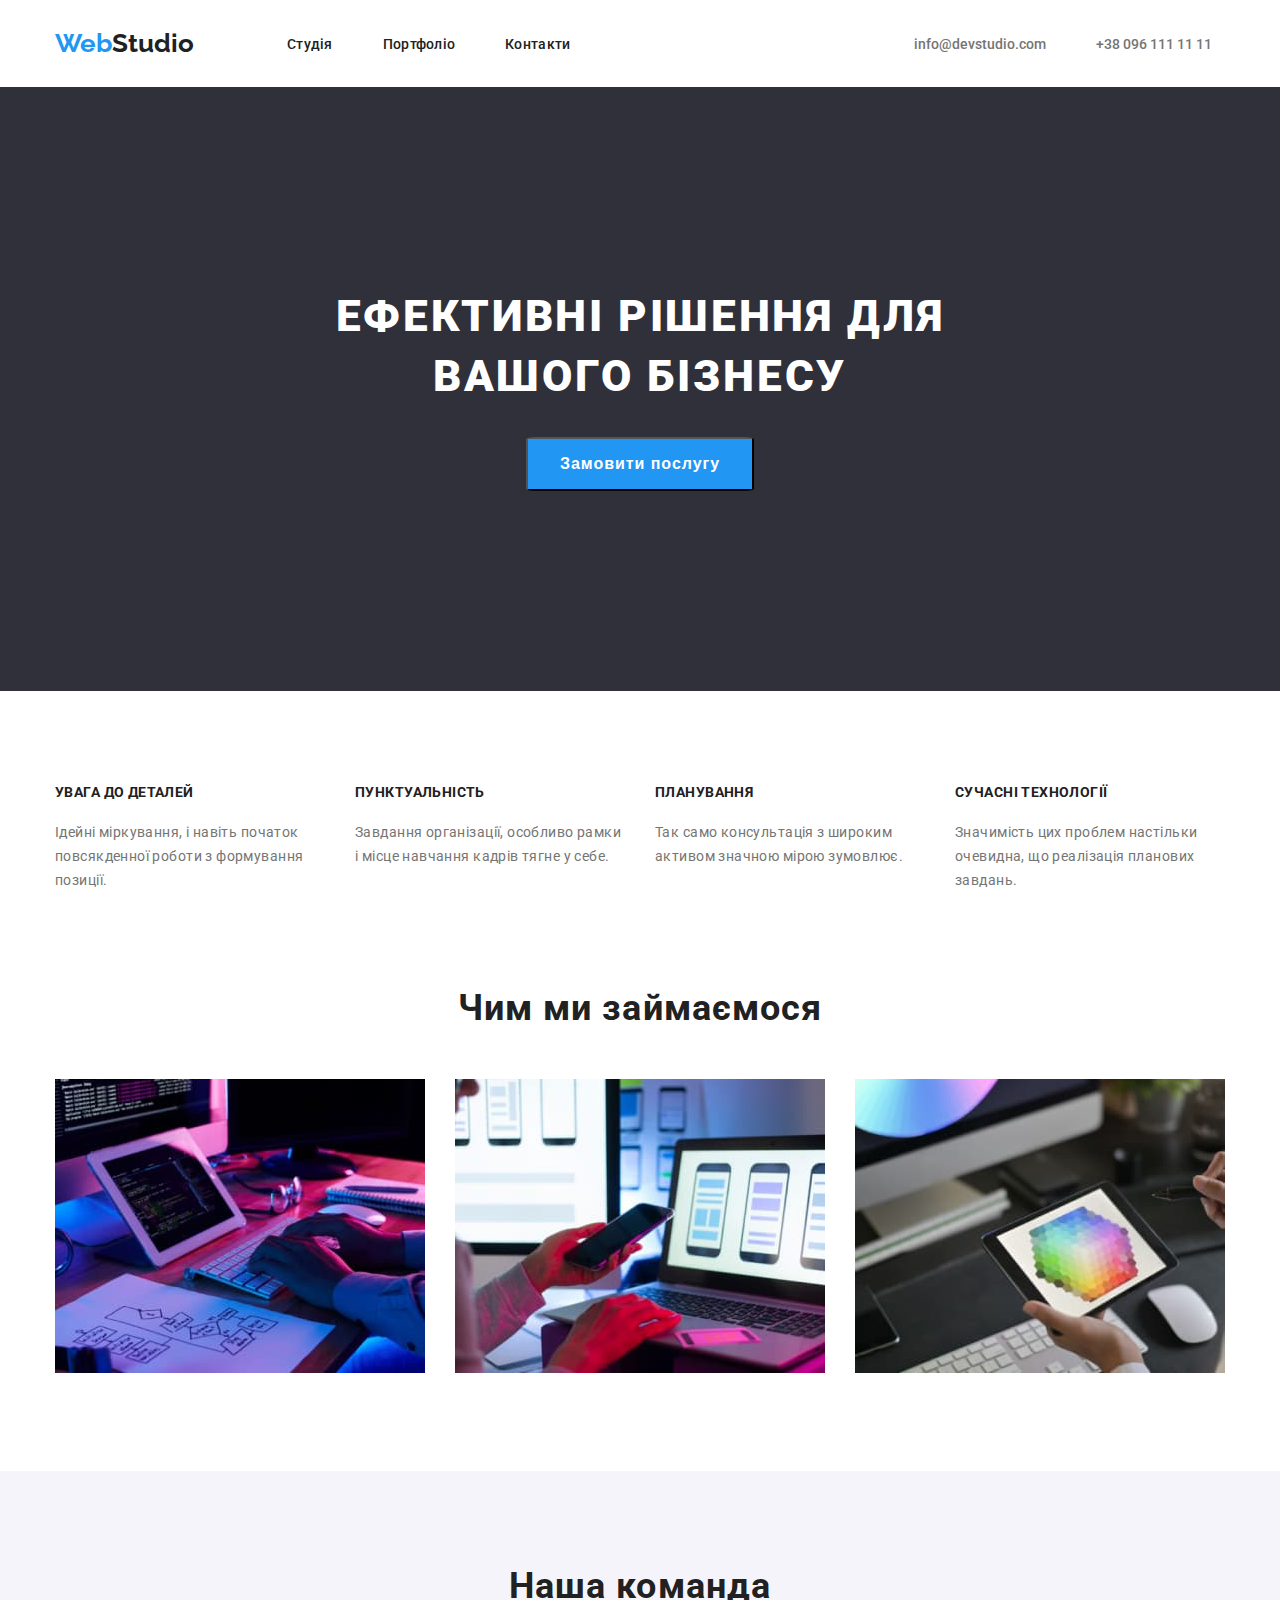
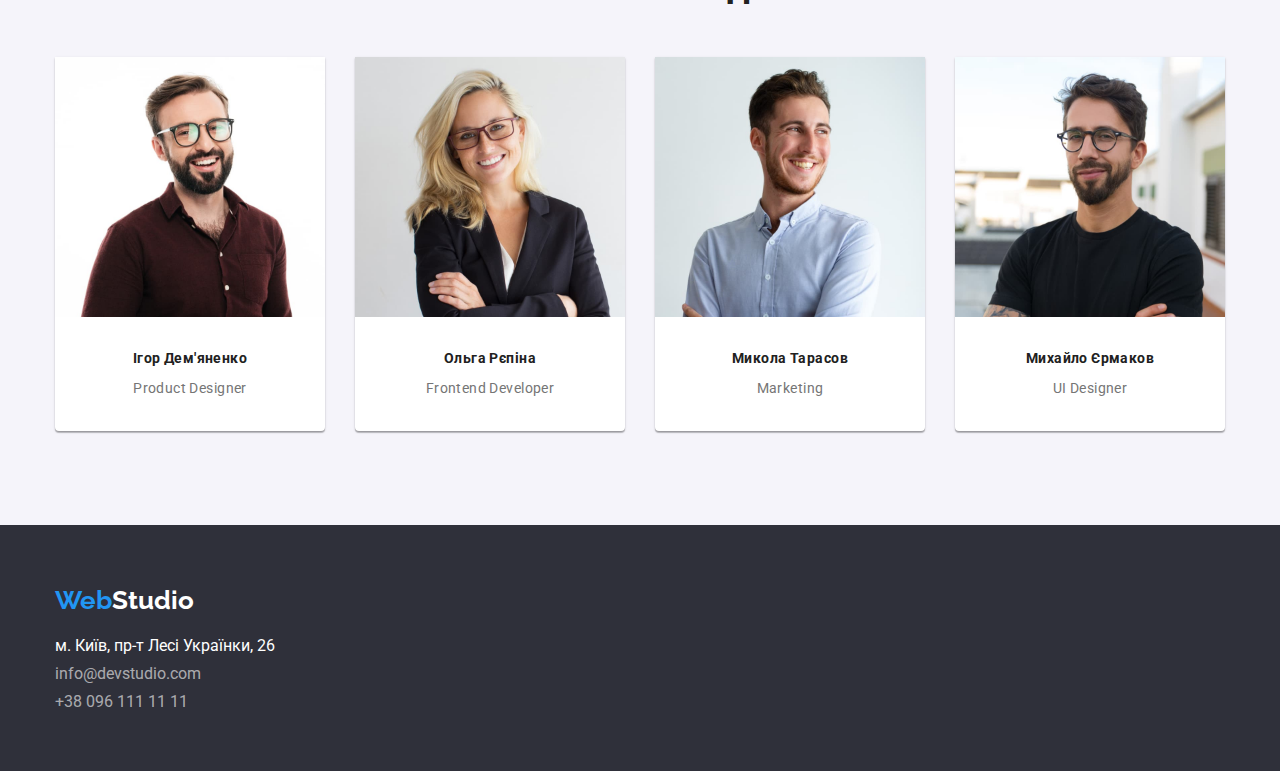
<file: index.html>
<!DOCTYPE html>
<html lang="en">
<head>
    <meta charset="UTF-8">
    <meta http-equiv="X-UA-Compatible" content="IE=edge">
    <meta name="viewport" content="width=device-width, initial-scale=1.0">
    <title>WebStudio</title>
    <link rel="preconnect" href="https://fonts.googleapis.com">
<link rel="preconnect" href="https://fonts.gstatic.com" crossorigin>
<link href="https://fonts.googleapis.com/css2?family=Raleway:wght@700&family=Roboto:wght@400;500;700;900&display=swap" rel="stylesheet">
<link rel="stlesheet" href="https://cdnjs.cloudflare.com/ajax/libs/modern-normalize/1.1.0/modern-normalize.min.css">
    <link rel="stylesheet" href="./css/styles.css">
</head>
<body>
    <header class="header">
        <div class="container">       
             <!--Логотип-->
<div class="nav">            <a lang="en" href="./index.html" class="header-logo link"><span class="logo-span">Web</span>Studio</a>
    <nav>
        <ul class="header-list list site-nav">
            <li class="item"><a href="" class="header-link link">Студія</a></li>
            <li class="item"><a href="./portfolio.html" class="header-link link">Портфоліо</a></li>
            <li class="item"><a href="" class="header-link link">Контакти</a></li>
        </ul>
    </nav>
        <ul class="header-list list auth">
            <li class="item"><a href="mailto:info@devstudio.com" class="contact link">info@devstudio.com</a></li>
            <li class="item"><a href="tel:+380961111111" class="contact link">+38 096 111 11 11</a></li>
        </ul></div>
        </div>

</header>
<main>
<!--Секція Герой-->
<section class="hero">    
<div class="container hero-wrapper">         
    <h1 class="hero-title">Ефективні рішення для вашого бізнесу</h1>
  <button type="button" class="button-main pointer link">Замовити послугу</button>
        </div></section>

    
    <!--Секція Особливості-->
    <section class="padding">
<div class="container">        <h2 class="section-title visually-hidden">Особливості</h2>
    <ul class="list">
        <li class="list-item">
            <div class="list-wrapper">
                <h3 class="text-header">УВАГА ДО ДЕТАЛЕЙ</h3>
                <p class="text">Ідейні міркування, і навіть початок повсякденної роботи з формування позиції.</p>
            </div>
        </li>
        <li class="list-item">
<div class="list-wrapper">                <h3 class="text-header">ПУНКТУАЛЬНІСТЬ</h3>
<p class="text">Завдання організації, особливо рамки і місце навчання кадрів тягне у себе.</p></div>
        </li>
        <li class="list-item">
<div class="list-wrapper">                <h3 class="text-header">ПЛАНУВАННЯ</h3>
<p class="text">Так само консультація з широким активом значною мірою зумовлює.</p></div>
        </li>
        <li class="list-item">
<div class="list-wrapper">                <h3 class="text-header">СУЧАСНІ ТЕХНОЛОГІЇ</h3>
<p class="text">Значимість цих проблем настільки очевидна, що реалізація планових завдань.</p></div>
        </li>
    </ul></div>
    </section>
    <!--Секція Чим ми займаємося-->
    <section class="padding padding-top">      
<div class="container">    <h2 class="section-title">Чим ми займаємося</h2>
    <ul class="list wrapper">
        <li class="list-img"><img src="./images/box1.jpg" alt="друкуємо на клавіатурі" width="370"> </li>
        <li class="list-img"><img src="./images/box2.jpg" alt="телефон в руках на фоні ноутбука" width="370"></li>
        <li class="list-img"><img src="./images/box3.jpg" alt="планшет в руках на фоні ноутбука" width="370"></li>
    </ul></div>
    </section>
    <!--Секція Наша команда-->
   <section class="padding bcg">
<div class="container">    <h2 class="section-title">Наша команда</h2>
    <ul class="list wrapper">
        <li class="list-team"><img src="./images/teamcard1.jpg" alt="Ігор Дем'яненко Product Designer>" width="270"> <div class="team-descr"><h3 class="text-header">Ігор Дем'яненко</h3> <p class="text">Product Designer</p></div></li>
        <li class="list-team"><img src="./images/teamcard2.jpg" alt="Ольга Рєпіна Frontend Developer>" width="270"> <div class="team-descr"><h3 class="text-header">Ольга Рєпіна</h3> <p class="text">Frontend Developer</p></div></li>
        <li class="list-team"><img src="./images/teamcard3.jpg" alt="Микола Тарасов Marketing>" width="270"> <div class="team-descr"><h3 class="text-header">Микола Тарасов</h3> <p class="text">Marketing</p></div></li>
        <li class="list-team"><img src="./images/teamcard4.jpg" alt="Михайло Єрмаков UI Designer>" width="270"> <div class="team-descr"><h3 class="text-header">Михайло Єрмаков</h3> <p class="text">UI Designer</p></div></li>
    </ul></div>
       </section>
</main>
<footer class="footer-style">
    <!--Логотип-->
<div class="footer-position container">        
    <a lang="en" href="./index.html" class="footer-logo-link link"><span class="logo-span">Web</span>Studio</a>
<address class="adress-position">
    <ul class="list">
        <li><a href="https://goo.gl/maps/7ZnGRg8ZARAcce246" class="footer link" target="_blank" rel="noopener noreferrer">м. Київ, пр-т Лесі Українки, 26</a></li>
        <li class="contact-padding"><a href="mailto:info@devstudio.com" class="footer-contact link ">info@devstudio.com</a></li>
        <li class="contact-padding"><a href="tel:+380961111111" class="footer-contact link">+38 096 111 11 11</a></li>
    </ul>
</address></div>
</footer>
</body>
</html>
</file>
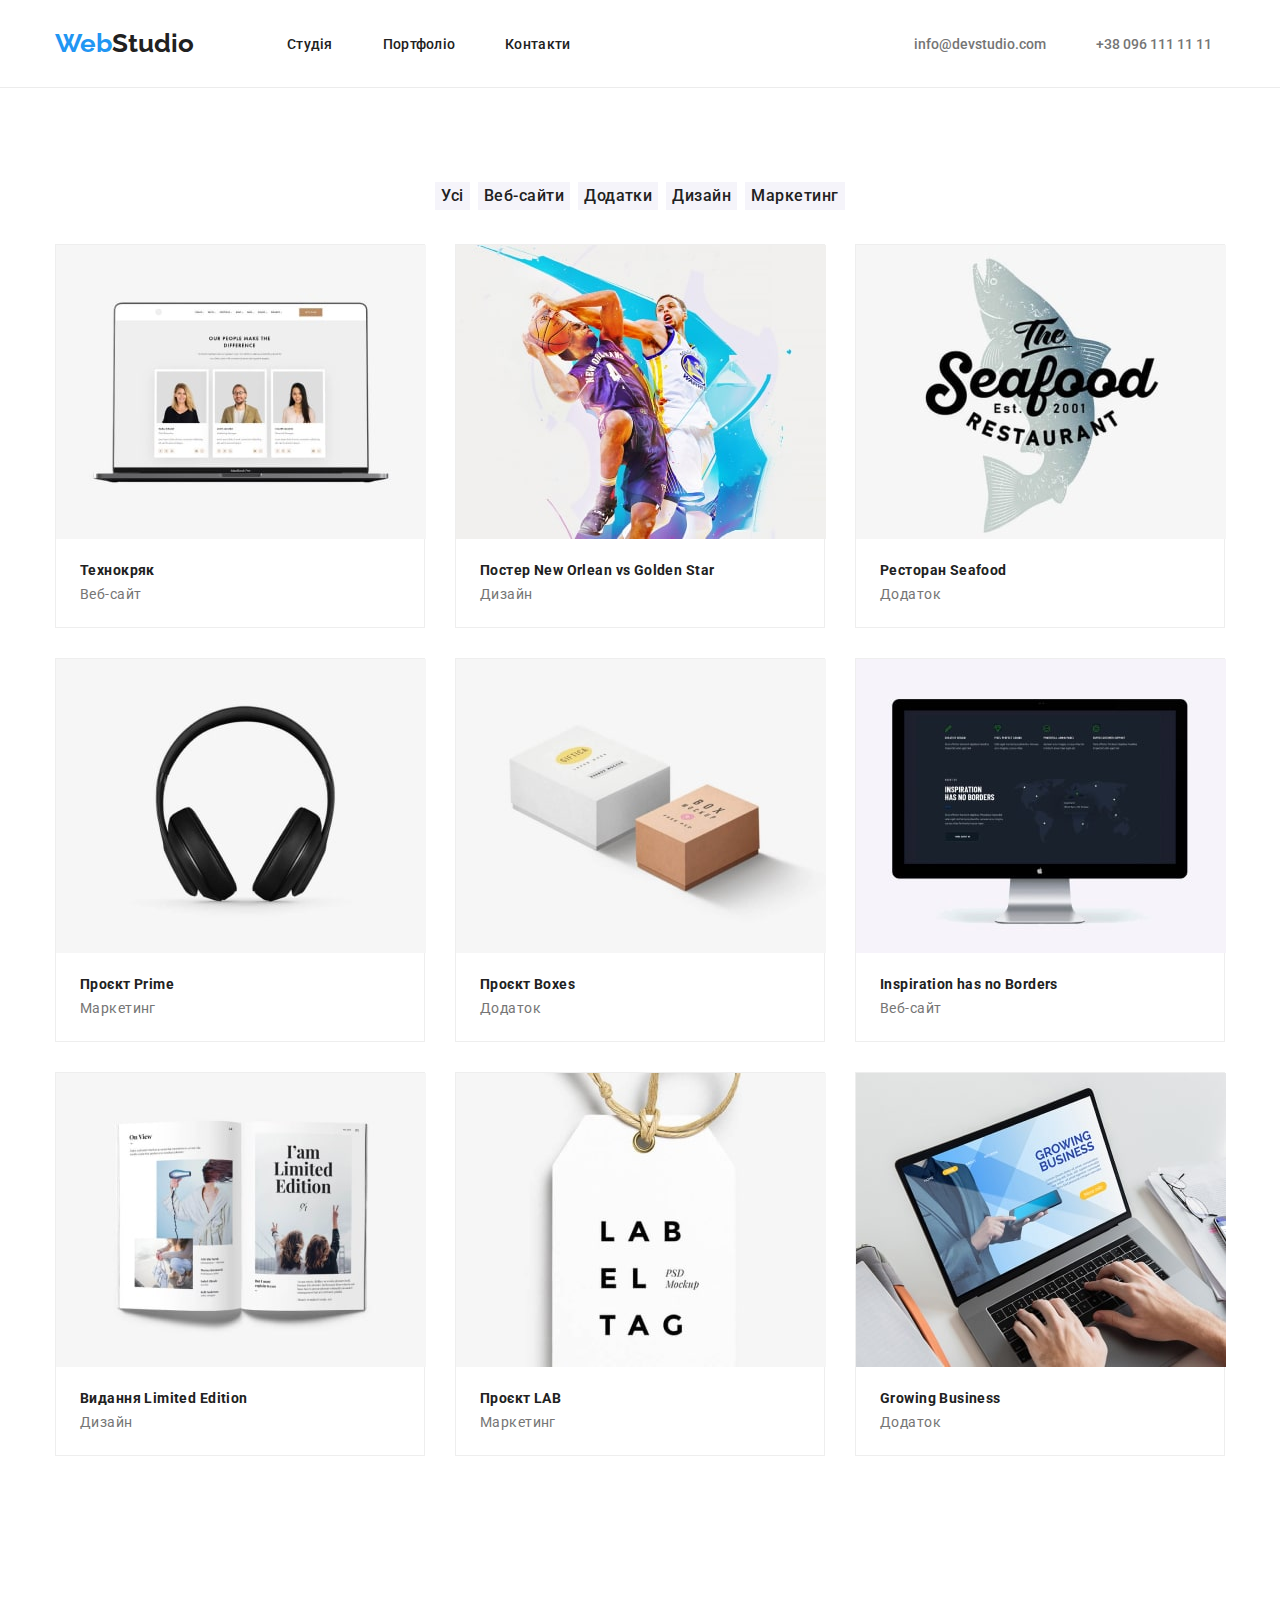
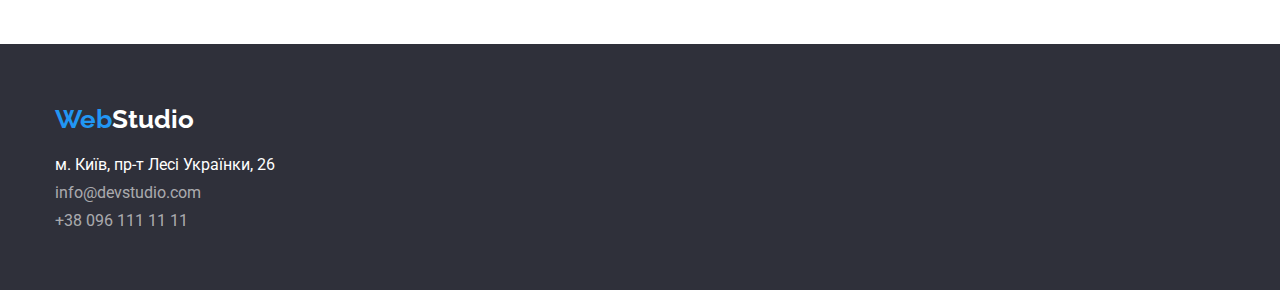
<file: portfolio.html>
<!DOCTYPE html>
<html lang="en">
<head>
    <meta charset="UTF-8">
    <meta http-equiv="X-UA-Compatible" content="IE=edge">
    <meta name="viewport" content="width=device-width, initial-scale=1.0">
    <title>WebStudio: Portfolio</title>
    <link rel="preconnect" href="https://fonts.googleapis.com">
<link rel="preconnect" href="https://fonts.gstatic.com" crossorigin>
<link href="https://fonts.googleapis.com/css2?family=Raleway:wght@700&family=Roboto:wght@400;500;700;900&display=swap" rel="stylesheet">
<link rel="stlesheet" href="https://cdnjs.cloudflare.com/ajax/libs/modern-normalize/1.1.0/modern-normalize.min.css">
    <link rel="stylesheet" href="./css/styles.css">
</head>
<body>
    <header class="header header-line">
        <div class="container">       
             <!--Логотип-->
<div class="nav">            <a lang="en" href="./index.html" class="header-logo link"><span class="logo-span">Web</span>Studio</a>
    <nav>
        <ul class="header-list list site-nav">
            <li class="item"><a href="./index.html" class="header-link link">Студія</a></li>
            <li class="item"><a href="./portfolio.html" class="header-link link">Портфоліо</a></li>
            <li class="item"><a href="" class="header-link link">Контакти</a></li>
        </ul>
    </nav>
        <ul class="header-list list auth">
            <li class="item"><a href="mailto:info@devstudio.com" class="contact link">info@devstudio.com</a></li>
            <li class="item"><a href="tel:+380961111111" class="contact link">+38 096 111 11 11</a></li>
        </ul></div>
        </div>

</header>
<main>

    <section class="section">
        <div class="container padding">
            
            <!--Навігація Портфоліо-->
        <nav>
            <ul class="list portfolio-buttons">
                <li class="btn-portfolio"><button type="button" class="btn-nav pointer link">Усі</button></li>
                <li class="btn-portfolio"><button type="button" class="btn-nav pointer link">Веб-сайти</button></li>
                <li class="btn-portfolio"><button type="button" class="btn-nav pointer link">Додатки</button></li>
                <li class="btn-portfolio"><button type="button" class="btn-nav pointer link">Дизайн</button></li>
                <li class="btn-portfolio"><button type="button" class="btn-nav pointer link">Маркетинг</button></li>
            </ul>
        </nav>

          <!--Секція Проекти-->
        <h2 class="section-title visually-hidden">Проекти</h2>   
    <ul class="flex-container">
    <li class="project-item"><img src="./images/portfolio/img-min.jpg" alt="Технокряк" width="370"> <div class="project-descr"><h3 class="text-header">Технокряк</h3> <p class="text">Веб-сайт</p></div></li>
    <li class="project-item"><img src="./images/portfolio/img-1-min.jpg" alt="Постер New Orlean vs Golden Star" width="370"> <div class="project-descr"><h3 class="text-header">Постер New Orlean vs Golden Star</h3> <p class="text">Дизайн</p></div></li>
    <li class="project-item"><img src="./images/portfolio/img-2-min.jpg" alt="Ресторан Seafood" width="370"> <div class="project-descr"><h3 class="text-header">Ресторан Seafood</h3> <p class="text">Додаток</p></div></li>
    <li class="project-item"><img src="./images/portfolio/img-3-min.jpg" alt="Проєкт Prime" width="370"> <div class="project-descr"><h3 class="text-header">Проєкт Prime</h3> <p class="text">Маркетинг</p></div></li>
    <li class="project-item"><img src="./images/portfolio/img-4-min.jpg" alt="Проєкт Boxes" width="370"> <div class="project-descr"><h3 class="text-header">Проєкт Boxes</h3> <p class="text">Додаток</p></div></li>
    <li class="project-item"><img src="./images/portfolio/img-5-min.jpg" alt="Inspiration has no Borders" width="370"> <div class="project-descr"><h3 class="text-header">Inspiration has no Borders</h3> <p class="text">Веб-сайт</p></div></li>
    <li class="project-item"><img src="./images/portfolio/img-6-min.jpg" alt="Видання Limited Edition" width="370"> <div class="project-descr"><h3 class="text-header">Видання Limited Edition</h3> <p class="text">Дизайн</p></div></li>
    <li class="project-item"><img src="./images/portfolio/img-7-min.jpg" alt="Проєкт LAB" width="370"> <div class="project-descr"><h3 class="text-header">Проєкт LAB</h3> <p class="text">Маркетинг</p></div></li>
    <li class="project-item"><img src="./images/portfolio/img-8-min.jpg" alt="Growing Business" width="370"> <div class="project-descr"><h3 class="text-header">Growing Business</h3> <p class="text">Додаток</p></div></li>
</ul>
        </div>

    </section>
</main>
<footer class="footer-style">
    <!--Логотип-->
<div class="footer-position container">        
    <a lang="en" href="./index.html" class="footer-logo-link link"><span class="logo-span">Web</span>Studio</a>
<address class="adress-position">
    <ul class="list">
        <li><a href="https://goo.gl/maps/7ZnGRg8ZARAcce246" class="footer link" target="_blank" rel="noopener noreferrer">м. Київ, пр-т Лесі Українки, 26</a></li>
        <li class="contact-padding"><a href="mailto:info@devstudio.com" class="footer-contact link ">info@devstudio.com</a></li>
        <li class="contact-padding"><a href="tel:+380961111111" class="footer-contact link">+38 096 111 11 11</a></li>
    </ul>
</address></div>
</footer>
</body>
</html>
</file>
<file: css/styles.css>
:root{
    --primary-text-color: #757575;
    --primary-title-color: #ffffff;
    --secondary-text-color: #212121;
    --accent-color: #2196F3;
    --btn-color: #F5F4FA
}

h1, h2, h3, h4, h5, h6, ul, p {
margin: 0;
}

*,
*::before,
*::after {
  box-sizing: border-box;
}

ul{
    padding-left: 0;
    list-style: none;
}

.flex-container{
    display: flex;
    flex-wrap: wrap;
    width: 1200px;
    margin-bottom: 64px;
}

.container{
    width: 1200px;
    padding-left: 15px;
    padding-right: 15px;
    margin-left: auto;
    margin-right: auto;
}

.portfolio-buttons{
    justify-content: center;
    margin-bottom: 34px;
}

.portfolio-buttons .btn-portfolio + .btn-portfolio{
    margin-left: 8px;
}



.project-item{
    width: 370px;
    margin-right: 30px;
    margin-bottom: 30px;
    background: #FFFFFF;
border: 1px solid #EEEEEE;
}

.project-descr .text{
    margin-top: 4px;
    margin-bottom: 20px;

}


.project-descr{
    padding-top: 20px;
    padding-left: 24px;
}
.project-item:nth-child(3) {
    margin-right: 0px;
}

/* *{
    outline: 1px solid red;
} */

body {
    font-family: 'Roboto', sans-serif;
    font-weight: 400;
    color: var(--primary-text-color);
    margin: 0;
}

.list{
    list-style: none;
}

.link{
    text-decoration: none;
}

.link:hover,
.link:focus{
    color: var(--accent-color);
}


.header-logo{
    color: var(--secondary-text-color);
    font-family: 'Raleway', sans-serif;
font-weight: 700;
font-size: 26px;
line-height: 1.19;
display: inline-block;
padding-top: 28px;
padding-bottom: 24px;
}

.header{
    text-align: center;
}


.item{
    padding-top: 34px;
    padding-bottom: 34px;
    text-align: center;
}
.nav{

    display: flex;

}

.site-nav {
    display: flex;
    align-items: center;
    margin-left: 93px;
}



.site-nav .item + .item{    
    margin-left: 50px;
}

.auth{
    display: flex;
    margin-left: 344px;
}

.auth .item + .item{
    margin-left: 50px;
}

.logo-span{
    color: var(--accent-color);
}

.header-link{
    color: var(--secondary-text-color);
    font-size: 14px;
    font-weight: 500;
    line-height: 1.14;
    letter-spacing: 0.02em;  
}


.contact{
    color: var(--primary-text-color);
    font-weight: 500;
    font-size: 14px;
line-height: 16px;
}


/*Секція Герой*/

.hero{
    background-color: #2F303A;
    padding-top: 200px;
    padding-bottom: 200px;
    text-align: center;
}

.hero-wrapper{
    text-align: center;
    width: 696px;
    display: inline-block;
    margin: auto;
}



.hero-title{
    font-weight: 900;
font-size: 44px;
line-height: 1.36;
text-align: center;
letter-spacing: 0.06em;
text-transform: uppercase;
color: var(--primary-title-color)

}



.button-main{
    font-weight: 700;
font-size: 16px;
line-height: 1.88;
text-align: center;
letter-spacing: 0.06em;
color: var(--primary-title-color);
background-color: var(--accent-color);
padding: 10px 32px;
display: inline-block;
margin-top: 30px;

border-radius: 4%
}



.pointer {
    cursor: pointer;
  }

  .button:hover,
  .button:focus{
color: #188CE8;
  }

/*Секція Особливості*/

.padding{
    padding-top: 94px;
    padding-bottom: 94px;
}
.section-title{
    font-weight: 700;
font-size: 36px;
line-height: 1.17;
text-align: center;
letter-spacing: 0.03em;
color: var(--secondary-text-color);
}

.visually-hidden {
    position: absolute;
    white-space: nowrap;
    width: 1px;
    height: 1px;
    overflow: hidden;
    border: 0;
    padding: 0;
    clip: rect(0 0 0 0);
    clip-path: inset(50%);
    margin: -1px;
  }

  .list-wrapper{
    display: inline-block;
    width: 270px;
  }
.list{
    display: flex;
}

.list .list-item + .list-item{
    margin-left: 30px;
}
.text-header{
    font-weight: 700;
font-size: 14px;
line-height: 1.14;
letter-spacing: 0.03em;
color: var(--secondary-text-color);
}

.text{
font-size: 14px;
line-height: 1.71;
letter-spacing: 0.03em;
margin-top: 20px;
}

/*Секція Чим ми займаємося*/


.wrapper{
    margin-top: 50px;
    display: flex;
}

.list-img,
.list-team {
    margin-right: 30px;
}



/*Секція Наша команда*/

.bcg{
    background-color: #F5F4FA;
}

.list-team .text{
    margin-top: 10px;
    text-align: center;
}

.list-team .text-header {
    margin-top: 30px;
    text-align: center;
}

.list-team{
    box-shadow: 0px 1px 3px rgba(0, 0, 0, 0.12), 0px 1px 1px rgba(0, 0, 0, 0.14), 0px 2px 1px rgba(0, 0, 0, 0.2);
border-radius: 0px 0px 4px 4px;
background: #FFFFFF;
}

.footer-logo-link{
    color: var(--primary-title-color);
    font-family: 'Raleway', sans-serif;
font-weight: 700;
font-size: 26px;
line-height: 1.19;
text-decoration: none;
list-style: none;
}


.footer{
    color: var(--primary-title-color);
    font-style: normal;
}
.footer-contact{
    color: rgba(255, 255, 255, 0.6);
    font-style: normal;
}

.footer-position{
    padding-top: 60px;
    padding-bottom: 60px;
}

.adress-position{
    padding-top: 20px;
}

.adress-position .list{
    flex-direction: column;
}
.adress {
    display: block;
    flex-direction: column;
}

.contact-padding{
    padding-top: 9px;
}

.footer-style{
    background-color: #2F303A;  
}

.btn-nav{
    color: var(--secondary-text-color);
    background-color: var(--btn-color);
    font-weight: 500;
font-size: 16px;
line-height: 1.62;
text-align: center;
letter-spacing: 0.03em;
border: none;
font-family: 'Roboto';
font-style: normal;

}

.btn-nav:hover,
.btn-nav:focus{
    background: #2196F3;
    color: var(--primary-title-color);
    box-shadow: 0px 3px 1px rgba(0, 0, 0, 0.1), 0px 1px 2px rgba(0, 0, 0, 0.08), 0px 2px 2px rgba(0, 0, 0, 0.12);
    border-radius: 4px;
}


.header-line{
    border-bottom: 1px solid #ECECEC;
    background: #FFFFFF;
}

.list-team .text{
    margin-bottom: 30px;
}

.padding-top{
    padding-top: 0;
}
</file>
